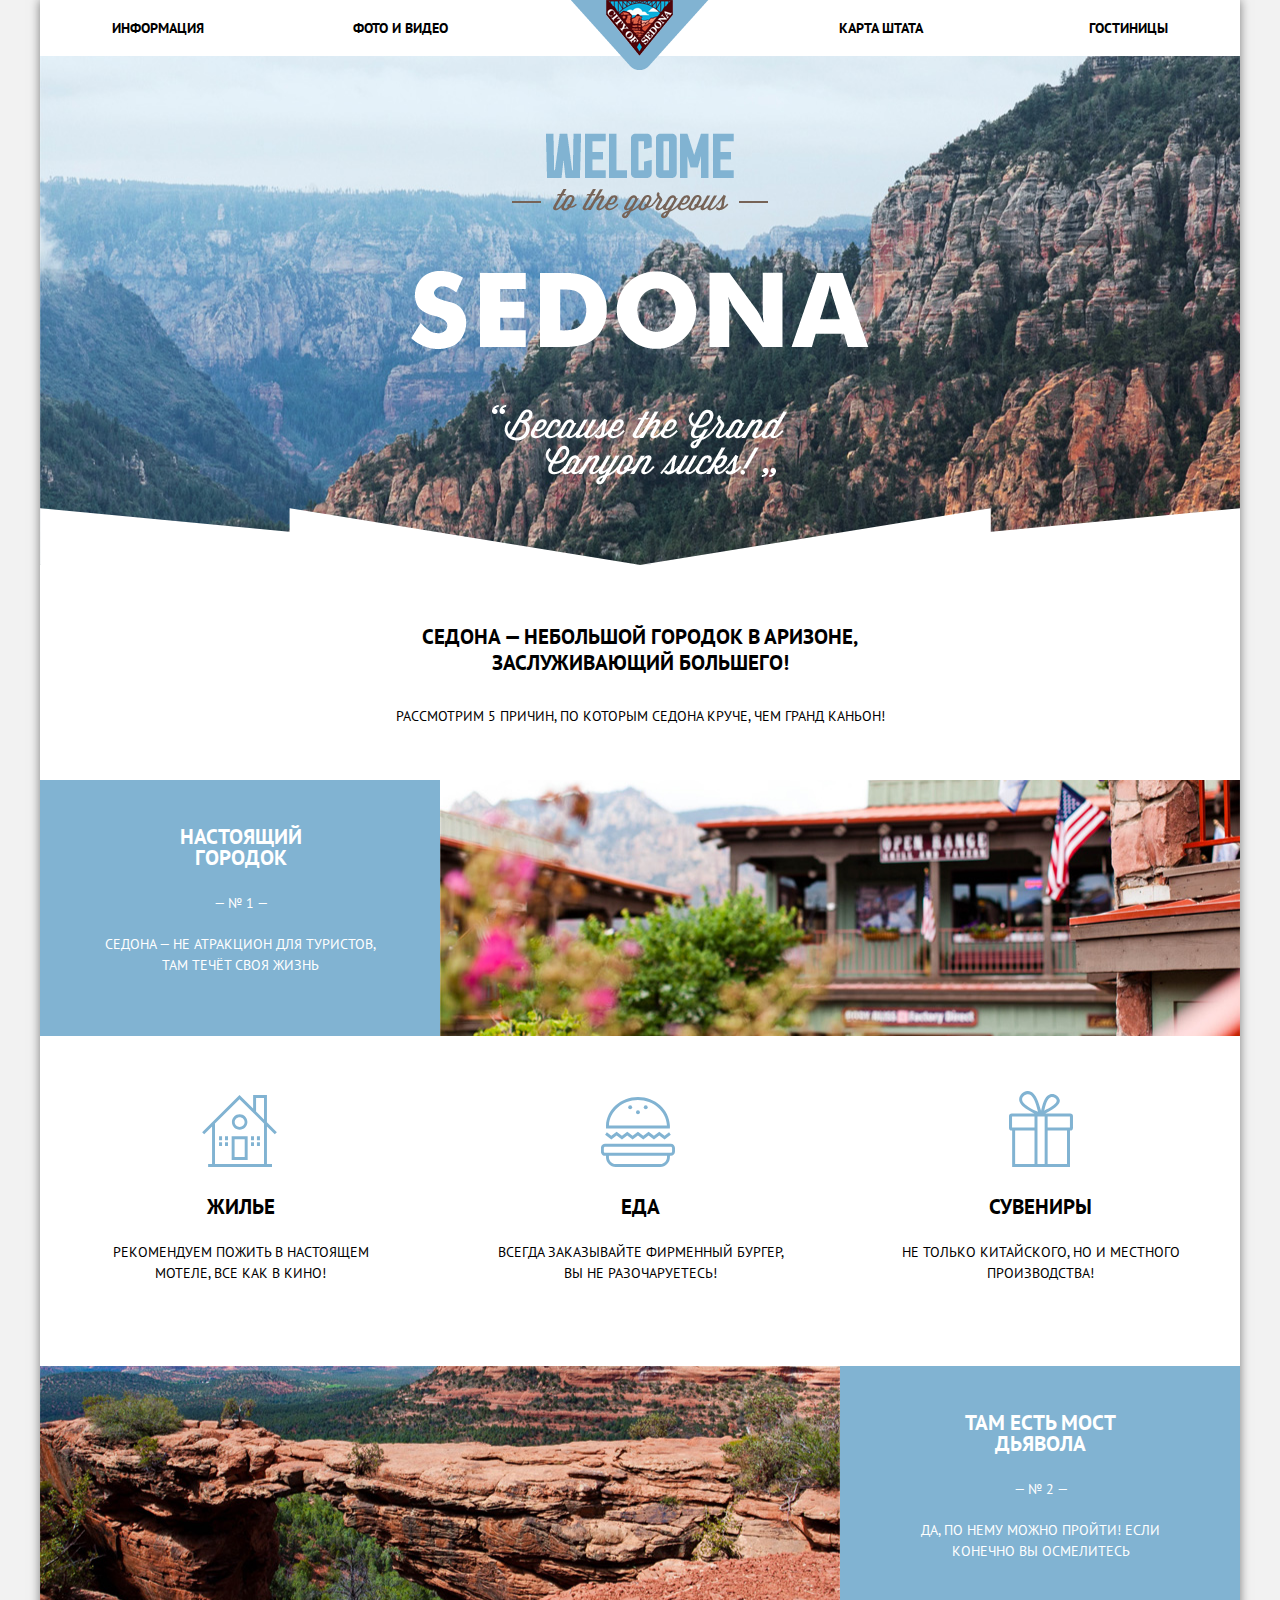
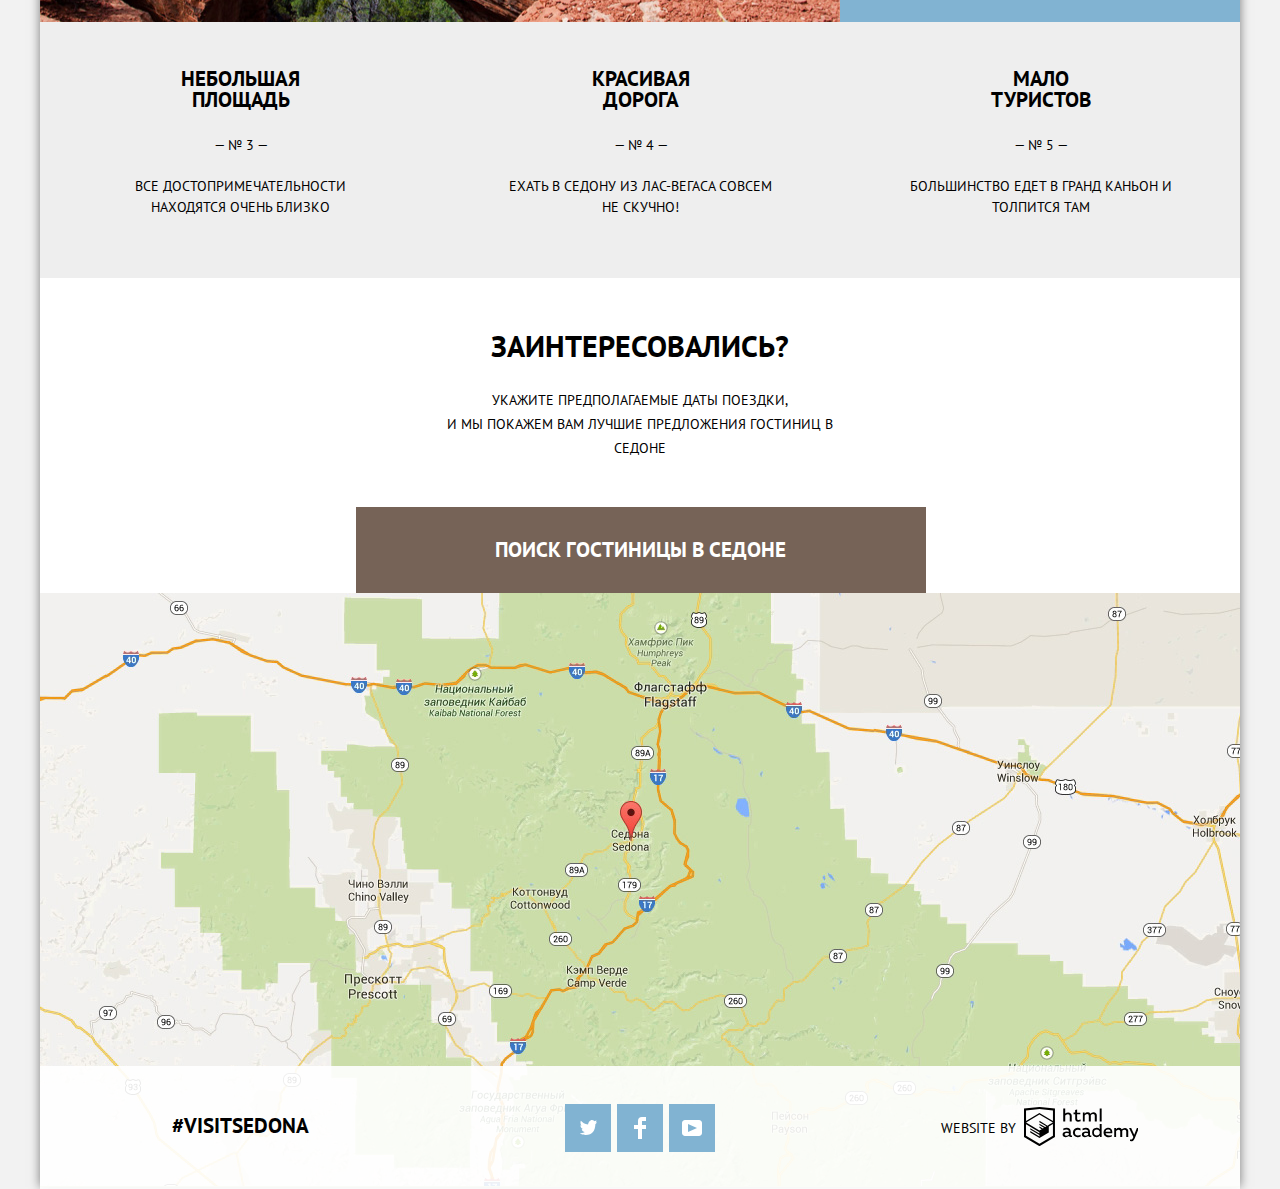
<file: index.html>
<!DOCTYPE html>
<html lang="ru">

<head>
    <meta charset="utf-8">
    <title>Sedona</title>
    <link rel="stylesheet" href="css/normalize.css">
    <link rel="stylesheet" href="css/min.style.css">
</head>

<body class="no-js">
    <div class="container">
        <!--ХЕДЕР-->
        <header class="header">
            <nav class="nav">
                <a class="header-logo">
                    <img src="img/logo.png" width="138" height="70" alt="Логотип">
                </a>

                <ul class="site-nav">
                    <li class="site-link"><a href="#">Информация</a></li>
                    <li class="site-link"><a href="#">Фото и видео</a></li>
                    <li class="site-link"><a href="#">Карта штата</a></li>
                    <li class="site-link"><a href="catalog.html">Гостиницы</a></li>
                </ul>
            </nav>
        </header>

        <!--ГЛАВНЫЙ БЛОК-->
        <main>
            <section class="presentation">
                <h1 class="visually-hidden">Добро пожаловать в Седону</h1>
                <div class="presentaion-img"></div>
            </section>

            <section class="reasons-header">
                <h3 class="header3-town">Седона &mdash; небольшой городок в Аризоне, заслуживающий большего!</h3>
                <p class="reasons-5">Рассмотрим 5 причин, по которым Седона круче, чем гранд каньон!</p>
                <div class="reasons-header-mask"></div>
            </section>

            <section class="reasons">
                <div class="reason-item">
                    <h3 class="header3">Настоящий городок</h3>
                    <p>&mdash; № 1 &mdash;</p>
                    <p class="reasons-item-p">Седона &mdash; не атракцион для туристов,<br>там течёт своя жизнь</p>
                </div>
                <div class="reason-img town"></div>
            </section>

            <section class="benefits">
                <div class="reason-item">
                    <h3 class="header3 header3-lodging">Жилье</h3>
                    <p class="reasons-item-p">Рекомендуем пожить в настоящем мотеле, все как в кино!</p>
                </div>
                <div class="reason-item">
                    <h3 class="header3 header3-food">Еда</h3>
                    <p class="reasons-item-p">Всегда заказывайте фирменный бургер, вы не разочаруетесь!</p>
                </div>
                <div class="reason-item">
                    <h3 class="header3 header3-souvenirs">Сувениры</h3>
                    <p class="reasons-item-p">Не только китайского, но и местного производства!</p>
                </div>
            </section>

            <section class="reasons">
                <div class="reason-img bridge"></div>
                <div class="reason-item">
                    <h3 class="header3">Там есть Мост дьявола</h3>
                    <p>&mdash; № 2 &mdash;</p>
                    <p class="reasons-item-p">Да, по нему можно пройти! Если конечно вы осмелитесь</p>
                </div>
            </section>

            <section class="other-reasons">
                <div class="reason-item">
                    <h3 class="header3">Небольшая площадь</h3>
                    <p>&mdash; № 3 &mdash;</p>
                    <p class="reasons-item-p">Все достопримечательности<br>находятся очень близко</p>
                </div>
                <div class="reason-item">
                    <h3 class="header3">Красивая дорога</h3>
                    <p>&mdash; № 4 &mdash;</p>
                    <p class="reasons-item-p">Ехать в Седону из Лас-Вегаса совсем<br>не скучно!</p>
                </div>
                <div class="reason-item">
                    <h3 class="header3">Мало туристов</h3>
                    <p>&mdash; № 5 &mdash;</p>
                    <p class="reasons-item-p">Большинство едет в Гранд Каньон и толпится там</p>
                </div>
            </section>

            <section class="interested-in">
                <h2>Заинтересовались?</h2>
                <p class="interested-in-title">Укажите предполагаемые даты поездки,<br> и мы покажем вам лучшие предложения гостиниц в Седоне</p>
                <div class="button-style">
                        <a href="#" class="button interested-in-button">Поиск гостиницы в Седоне</a>
                    <div class="modal">
                        <form class="interested-in-form" action="https://echo.htmlacademy.ru" method="post">
                            <p class="interested-in-item interested-in-arrival">
                                <label for="date-arrival">Дата заезда:</label>
                                <input type="text" name="date" id="date-arrival" placeholder="24 апреля 2017">
                                <span class="calendar-conteiner">
                                    <button type="button" class="calendar" aria-label="Календарь">
                                    <svg xmlns="http://www.w3.org/2000/svg" width="21" height="22" viewBox="0 0 21 22"><path d="M19.251 2.025h-2.845V.648c0-.381-.294-.689-.656-.689-.363 0-.656.308-.656.689v1.377h-3.938V.648c0-.381-.294-.689-.655-.689-.363 0-.657.308-.657.689v1.377H5.906V.648c0-.381-.294-.689-.656-.689-.363 0-.657.308-.657.689v1.377H1.75C.784 2.025 0 2.847 0 3.862v16.302C0 21.179.784 22 1.75 22h17.501c.966 0 1.749-.821 1.749-1.836V3.862c0-1.015-.783-1.837-1.749-1.837zm.437 18.139a.448.448 0 0 1-.437.459H1.75a.45.45 0 0 1-.438-.459V3.862a.45.45 0 0 1 .438-.459h2.844v1.378c0 .381.294.689.657.689.362 0 .656-.308.656-.689V3.403h3.938v1.378c0 .381.294.689.657.689.361 0 .655-.308.655-.689V3.403h3.938v1.378c0 .381.293.689.656.689.362 0 .656-.308.656-.689V3.403h2.845c.241 0 .437.206.437.459v16.302z"/><path d="M4.594 8.225h2.625v2.066H4.594zM4.594 11.668h2.625v2.067H4.594zM4.594 15.112h2.625v2.066H4.594zM9.188 15.112h2.625v2.066H9.188zM9.188 11.668h2.625v2.067H9.188zM9.188 8.225h2.625v2.066H9.188zM13.781 15.112h2.625v2.066h-2.625zM13.781 11.668h2.625v2.067h-2.625zM13.781 8.225h2.625v2.066h-2.625z"/></svg>
                                    </button>
                                </span>
                            </p>
                            <p class="interested-in-item interested-in-leaving">
                                <label for="date-leaving">Дата выезда:</label>
                                <input type="text" name="date" id="date-leaving" placeholder="4 июля 2017">
                                <span class="calendar-conteiner">
                                    <button type="button" class="calendar" aria-label="Календарь">
                                    <svg xmlns="http://www.w3.org/2000/svg" width="21" height="22" viewBox="0 0 21 22"><path d="M19.251 2.025h-2.845V.648c0-.381-.294-.689-.656-.689-.363 0-.656.308-.656.689v1.377h-3.938V.648c0-.381-.294-.689-.655-.689-.363 0-.657.308-.657.689v1.377H5.906V.648c0-.381-.294-.689-.656-.689-.363 0-.657.308-.657.689v1.377H1.75C.784 2.025 0 2.847 0 3.862v16.302C0 21.179.784 22 1.75 22h17.501c.966 0 1.749-.821 1.749-1.836V3.862c0-1.015-.783-1.837-1.749-1.837zm.437 18.139a.448.448 0 0 1-.437.459H1.75a.45.45 0 0 1-.438-.459V3.862a.45.45 0 0 1 .438-.459h2.844v1.378c0 .381.294.689.657.689.362 0 .656-.308.656-.689V3.403h3.938v1.378c0 .381.294.689.657.689.361 0 .655-.308.655-.689V3.403h3.938v1.378c0 .381.293.689.656.689.362 0 .656-.308.656-.689V3.403h2.845c.241 0 .437.206.437.459v16.302z"/><path d="M4.594 8.225h2.625v2.066H4.594zM4.594 11.668h2.625v2.067H4.594zM4.594 15.112h2.625v2.066H4.594zM9.188 15.112h2.625v2.066H9.188zM9.188 11.668h2.625v2.067H9.188zM9.188 8.225h2.625v2.066H9.188zM13.781 15.112h2.625v2.066h-2.625zM13.781 11.668h2.625v2.067h-2.625zM13.781 8.225h2.625v2.066h-2.625z"/></svg>
                                    </button>
                                </span>
                            </p>
                            <p class="interested-in-item interested-in-persons">
                                <label for="adults">Взрослые:</label>
                                <span class="button-span">
                                    <button class="button button-simbol" type="button">-</button>
                                    <input type="text" name="adults-amount" id="adults" value="2">
                                    <button class="button button-simbol" type="button">+</button>
                                </span>

                                <label class="label-for-children" for="children">Дети:</label>
                                <span class="button-span">
                                    <button class="button button-simbol" type="button">-</button>
                                    <input type="text" name="children-amount" id="children" value="0">
                                    <button class="button button-simbol" type="button">+</button>
                                </span>
                            </p>
                            <button class="button button-find" type="submit">Найти</button>
                        </form>
                    </div>
                </div>
            </section>

            <section class="map">
                <h2 class="visually-hidden">Карта</h2>
                <div class="map-img"></div>
                <iframe src="https://www.google.com/maps/embed?pb=!1m18!1m12!1m3!1d835884.9674587118!2d-112.03889833317731!3d35.0773436361812!2m3!1f0!2f0!3f0!3m2!1i1024!2i768!4f13.1!3m3!1m2!1s0x872da132f942b00d%3A0x5548c523fa6c8efd!2z0KHQtdC00L7QvdCwLCDQkNGA0LjQt9C-0L3QsCA4NjMzNiwg0KHQqNCQ!5e0!3m2!1sru!2sru!4v1522519061244" width="1200" height="588" allowfullscreen></iframe>
            </section>
        </main>

        <!--ФУТЕР-->
        <footer class="main-footer">
            <div class="footer-container">
                <p class="hashtag">#Visitsedona</p>
                <ul class="social">
                    <li>
                        <a class="social-button" href="#" target="_blank" aria-label="Twitter">
                            <svg xmlns="http://www.w3.org/2000/svg" xmlns:xlink="http://www.w3.org/1999/xlink" width="17" height="15" viewBox="0 0 17 15"><path fill="#FFF" d="M10.95.144c1.685-.496 2.984.27 3.577 1.179.673-.231 1.331-.481 2.011-.708a2.345 2.345 0 0 1-.857 1.768c.685.17 1.304-.491 1.304-.491-.169 1-1.006 1.788-1.563 2.024-.231 6.75-3.175 11.217-10.077 11.082h-.446c-.41 0-4.164-.46-4.898-1.887 2.271.196 3.893-.422 4.693-1.177-.96-.3-2.679-.477-2.979-2.95.349.106.564.228 1.19.119C1.705 8.247.374 7.53.448 5.33c.285.328 1.067.536 1.34.472C1.085 5.561-.182 2.442.894.85c1.818 1.854 3.735 3.606 7.152 3.773C8.254 2.33 9.183.793 10.95.144z"/></svg>
                        </a>
                    </li>
                    <li>
                        <a class="social-button" href="#" target="_blank" aria-label="Facebook">
                            <svg xmlns="http://www.w3.org/2000/svg" width="12" height="22" viewBox="0 0 12 22"><path fill="#FFF" d="M12 4V0H8a4 4 0 0 0-4 4v4H0v4h4v10h4V12h4V8H8V4h4z"/></svg>
                        </a>
                    </li>
                    <li>
                        <a class="social-button" href="#" target="_blank" aria-label="YouTube">
                            <svg xmlns="http://www.w3.org/2000/svg" xmlns:xlink="http://www.w3.org/1999/xlink" width="20" height="16" viewBox="0 0 20 16"><path fill="#FFF" d="M17 0H3C1.35 0 0 1.35 0 3v10c0 1.65 1.35 3 3 3h14c1.65 0 3-1.35 3-3V3c0-1.65-1.35-3-3-3zM6.027 11.998V4.002L15.014 8l-8.987 3.998z"/></svg>
                        </a>
                    </li>
                </ul>
                <p class="copyright"><span>Website by</span>
                    <a class="html-academy-logo" href="https://htmlacademy.ru/intensive/htmlcss" target="_blank" aria-label="Логотип Академии">
                        <svg id="Layer_1" data-name="Layer 1" xmlns="http://www.w3.org/2000/svg" viewBox="0 0 108.08 36.85"><title>logo-htmlacademy-small1</title><path d="M44.61,26.88a2,2,0,0,0,.55-0.1v1.33a3.25,3.25,0,0,1-1.18.21,1.67,1.67,0,0,1-1.67-1,4.84,4.84,0,0,1-3.14,1.08c-1.51,0-2.91-.83-2.91-2.55,0-2.13,2-2.79,3.71-2.79a11.08,11.08,0,0,1,2.17.25v-0.3c0-1-.76-1.77-2.19-1.77a7.42,7.42,0,0,0-3,.64v-1.7a10.21,10.21,0,0,1,3.19-.55c2.36,0,3.81,1.12,3.81,3.65v3a0.54,0.54,0,0,0,.49.59h0.17Zm-6.44-1.13A1.35,1.35,0,0,0,39.63,27h0.11a3.39,3.39,0,0,0,2.41-1V24.58a9.72,9.72,0,0,0-1.81-.21c-1,0-2.16.33-2.16,1.38h0Zm12.36-6.11a5,5,0,0,1,2.57.64V22a4.08,4.08,0,0,0-2.3-.7,2.75,2.75,0,1,0,0,5.49,5,5,0,0,0,2.43-.64v1.71a6.27,6.27,0,0,1-2.76.57A4.21,4.21,0,0,1,46,24.51q0-.21,0-0.41a4.32,4.32,0,0,1,4.18-4.46h0.38Zm12.17,7.24a2,2,0,0,0,.55-0.1v1.33a3.25,3.25,0,0,1-1.18.21,1.67,1.67,0,0,1-1.67-1,4.84,4.84,0,0,1-3.14,1.08c-1.51,0-2.91-.83-2.91-2.55,0-2.13,2-2.79,3.71-2.79a11.08,11.08,0,0,1,2.17.25v-0.3c0-1-.76-1.77-2.19-1.77a7.42,7.42,0,0,0-3,.64v-1.7a10.21,10.21,0,0,1,3.19-.55c2.36,0,3.81,1.12,3.81,3.65v3a0.54,0.54,0,0,0,.49.59h0.17Zm-6.44-1.13A1.35,1.35,0,0,0,57.73,27h0.11a3.39,3.39,0,0,0,2.41-1V24.58a9.72,9.72,0,0,0-1.81-.21c-1.06,0-2.16.33-2.16,1.38h0ZM73,16V28.2H71.35V26.88a3.88,3.88,0,0,1-3.19,1.54,4.4,4.4,0,0,1,0-8.78,3.81,3.81,0,0,1,3,1.3V16H73Zm-4.53,5.22a2.76,2.76,0,1,0,0,5.52A2.86,2.86,0,0,0,71.15,25V23A2.91,2.91,0,0,0,68.49,21.27ZM79,19.64c3.31,0,4.46,2.68,3.92,5.09H76.7c0.21,1.5,1.67,2.11,3.19,2.11a6.11,6.11,0,0,0,2.64-.59v1.6a7.14,7.14,0,0,1-3,.57C77,28.42,74.78,27,74.78,24a4.18,4.18,0,0,1,4-4.39H79Zm0.09,1.54a2.28,2.28,0,0,0-2.44,2.1v0.06H81.3A2,2,0,0,0,79.13,21.18Zm5.73,7V19.87h1.65v1a3.81,3.81,0,0,1,2.78-1.27A2.86,2.86,0,0,1,91.89,21a4.12,4.12,0,0,1,2.91-1.33A3.06,3.06,0,0,1,98,23V28.2h-1.9V23.05a1.59,1.59,0,0,0-1.42-1.75H94.42a2.8,2.8,0,0,0-2.07,1.12V28.2h-1.9V23.05A1.59,1.59,0,0,0,89,21.31H88.8a3,3,0,0,0-2.21,1.29v5.63H84.86Zm21.31-8.33h1.9l-3.91,9.46c-0.9,2.17-2.09,2.86-3.35,2.86a4.76,4.76,0,0,1-1.1-.14V30.46a2.86,2.86,0,0,0,.85.12c0.9,0,1.58-.64,2.07-1.9l0.17-.42-4-8.4h2l2.86,6.29ZM38.73,1.46V6.22a3.81,3.81,0,0,1,2.7-1.14,3.25,3.25,0,0,1,3.44,3.4v5.15H43V8.72a1.81,1.81,0,0,0-1.61-2h-0.3a2.93,2.93,0,0,0-2.32,1.39v5.52h-1.9V1.46h1.9ZM49.94,2.31v3h3V6.91h-3v3.81c0,1.1.5,1.46,1.58,1.46a4.49,4.49,0,0,0,1.69-.33v1.6A6.8,6.8,0,0,1,51,13.8a2.55,2.55,0,0,1-2.86-2.74V6.89H46.58V5.26h1.5V2.74Zm5.4,11.31V5.28H57v1A3.81,3.81,0,0,1,59.77,5a2.86,2.86,0,0,1,2.6,1.33A4.12,4.12,0,0,1,65.28,5,3.06,3.06,0,0,1,68.44,8.4v5.21h-1.9V8.46a1.59,1.59,0,0,0-1.42-1.75H64.89a2.8,2.8,0,0,0-2.07,1.12v5.78h-1.9V8.46A1.59,1.59,0,0,0,59.5,6.71H59.27A3,3,0,0,0,57.06,8v5.63H55.34ZM71.17,1.45H73V13.6H71.17V1.45ZM14.71,0H14.55L0,1.54V28.21l14.55,8.66,14.55-8.66V1.54Zm12.5,27.1L14.55,34.64,1.9,27.12V16.18l12.59,7.5V25L5.86,19.9v1.31l8.68,5.21v1.39L5.87,22.65V24l8.68,5.21,8.75-5.24V18.31L27.2,16V27.12Zm0-12.53-3.48,2-1.6,1L14.51,13v1.31L21,18.23H21l-0.14.09-1,.54-5.37-3.2V17l4.24,2.52-1,.67-3.2-1.9v1.31l2.1,1.24L14.5,22.1,2,14.65,14.51,7.11Zm0-1.32L14.49,5.76,1.91,13.25v-10L14.56,1.92,27.21,3.25v10h0Z" transform="translate(0 -0.02)" fill="currentColor"/></svg>
                    </a>
                </p>
            </div>
        </footer>
    </div>
<script src="js/min.js.js"></script>
</body>

</html>
</file>
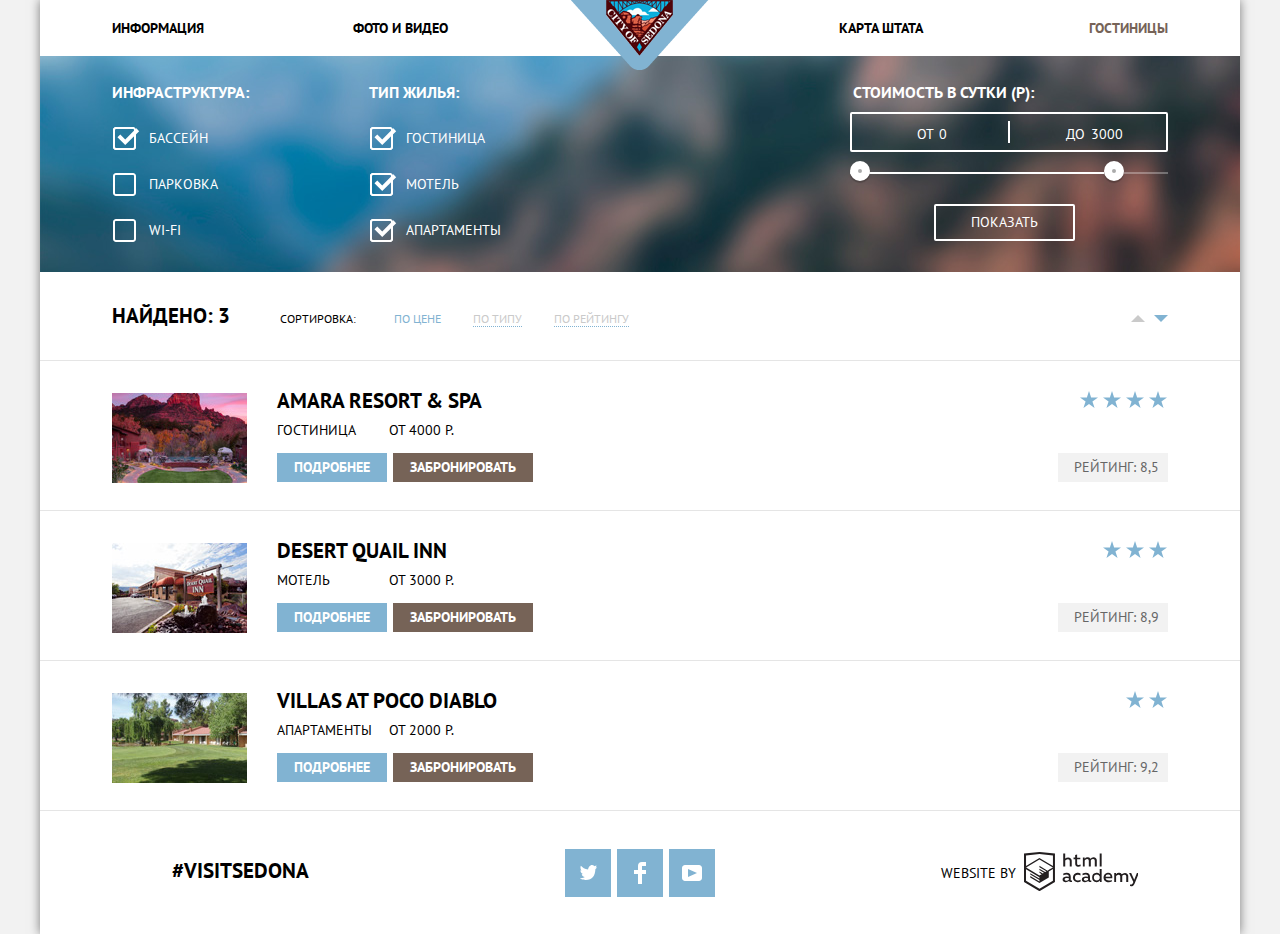
<file: catalog.html>
<!DOCTYPE html>
<html lang="ru">

<head>
    <meta charset="utf-8">
    <title>Sedona-catalog</title>
    <link rel="stylesheet" href="css/normalize.css">
    <link rel="stylesheet" href="css/min.style.css">
</head>

<body>
    <div class="container">
        <!--ХЕДЕР-->
        <header class="header">
            <nav class="nav">
                <a class="header-logo" href="index.html">
                    <img src="img/logo.png" width="138" height="70" alt="Логотип">
                </a>

                <ul class="site-nav">
                    <li class="site-link"><a href="#">Информация</a></li>
                    <li class="site-link"><a href="#">Фото и видео</a></li>
                    <li class="site-link"><a href="#">Карта штата</a></li>
                    <li class="site-link current"><a href="catalog.html">Гостиницы</a></li>
                </ul>
            </nav>
        </header>

        <!--ГЛАВНЫЙ БЛОК-->
        <main>
            <h1 class="visually-hidden">Гостиницы</h1>
            <section class="filters">
                <h2 class="visually-hidden">Фильтр гостиниц</h2>
                <form class="filters-form" action="https://echo.htmlacademy.ru" method="post">
                    <fieldset class="filters-form-fieldset">
                        <legend>Инфраструктура:</legend>
                        <ul>
                            <li class="filters-option">
                                <input class="visually-hidden filters-input-checkbox" type="checkbox" name="pool" id="filters-pool" checked>
                                <label for="filters-pool">Бассейн</label>
                            </li>
                            <li class="filters-option">
                                <input class="visually-hidden filters-input-checkbox" type="checkbox" name="parking" id="filters-parking">
                                <label for="filters-parking">Парковка</label>
                            </li>
                            <li class="filters-option">
                                <input class="visually-hidden filters-input-checkbox" type="checkbox" name="net" id="filters-net">
                                <label for="filters-net">Wi-Fi</label>
                            </li>
                        </ul>
                    </fieldset>

                    <fieldset class="filters-form-fieldset">
                        <legend>Тип жилья:</legend>
                        <ul>
                            <li class="filters-option">
                                <input class="visually-hidden filters-input-checkbox" type="checkbox" name="hotel" id="filters-hotel" checked>
                                <label for="filters-hotel"> Гостиница</label>
                            </li>
                            <li class="filters-option">
                                <input class="visually-hidden filters-input-checkbox" type="checkbox" name="motel" id="filters-motel" checked>
                                <label for="filters-motel"> Мотель</label>
                            </li>
                            <li class="filters-option">
                                <input class="visually-hidden filters-input-checkbox" type="checkbox" name="apartments" id="filters-apartments" checked>
                                <label for="filters-apartments"> Апартаменты</label>
                            </li>
                        </ul>
                    </fieldset>

                    <div class="filters-range">
                        <div class="filters-range-title">Стоимость в сутки (р):</div>
                        <div class="price-controls">
                            <label class="min-price">от <input type="text" name="min-price" value="0"></label>
                            <label class="max-price">до <input type="text" name="max-price" value="3000"></label>
                        </div>
                        <div class="range-controls">
                            <div class="scale">
                                <div class="bar"></div>
                            </div>
                            <div class="range-toggle range-toggle-min"></div>
                            <div class="range-toggle range-toggle-max"></div>
                        </div>
                        <button class="btn-transparent" type="submit">Показать</button>
                    </div>
                </form>
            </section>

            <section class="result">
                <h2 class="result-counter">Найдено: 3</h2>
                <p class="result-name">Сортировка:</p>
                <ul class="result-links">
                    <li class="result-links-current"><a href="#">По цене</a></li>
                    <li><a href="#">По типу</a></li>
                    <li><a href="#">По рейтингу</a></li>
                </ul>
                <div class="rows">
                    <a class="result-row row-up" href="#" aria-label="Цена по возрастанию"></a>
                    <a class="result-row row-down row-down-current" href="#" aria-label="Цена по убыванию"></a>
                </div>
            </section>

            <section class="result-view">
                <ul class="result-view-list">
                    <li class="result-view-item">
                        <div class="result-img amara">
                        </div>
                        <div class="result-hotel">
                            <h3 class="header3-catalog">
                                <a href="#" target="_blank">Amara resort & spa</a>
                            </h3>
                            <p class="result-view-p">Гостиница <span class="result-price">от 4000&nbsp;р.</span></p>
                            <p class="result-view-buttons">
                                <a class="button button-about" href="#">Подробнее</a>
                                <a class="button button-book" href="#">Забронировать</a>
                            </p>
                        </div>
                        <div class="stars">
                            <ul class="result-stars">
                                <li class="visually-hidden">4 звезды</li>
                                <li class="result-stars-item"></li>
                                <li class="result-stars-item"></li>
                                <li class="result-stars-item"></li>
                                <li class="result-stars-item"></li>
                            </ul>
                            <p class="result-rating">Рейтинг:&nbsp;8,5</p>
                        </div>
                    </li>

                    <li class="result-view-item">
                        <div class="result-img desert">
                        </div>

                        <div class="result-hotel">
                            <h3 class="header3-catalog">
                                <a href="#" target="_blank">Desert quail inn</a>
                            </h3>
                            <p class="result-view-p">Мотель <span class="result-price">от 3000&nbsp;р.</span></p>
                            <p class="result-view-buttons">
                                <a class="button button-about" href="#">Подробнее</a>
                                <a class="button button-book" href="#">Забронировать</a>
                            </p>
                        </div>

                        <div class="stars">
                            <ul class="result-stars">
                                <li class="visually-hidden">3 звезды</li>
                                <li class="result-stars-item"></li>
                                <li class="result-stars-item"></li>
                                <li class="result-stars-item"></li>
                            </ul>
                            <p class="result-rating">Рейтинг:&nbsp;8,9</p>
                        </div>
                    </li>

                    <li class="result-view-item">
                        <div class="result-img villas">
                        </div>

                        <div class="result-hotel">
                            <h3 class="header3-catalog">
                                <a href="#" target="_blank">Villas at Poco Diablo</a>
                            </h3>
                            <p class="result-view-p">Апартаменты <span class="result-price">от 2000&nbsp;р.</span></p>
                            <p class="result-view-buttons">
                                <a class="button button-about" href="#">Подробнее</a>
                                <a class="button button-book" href="#">Забронировать</a>
                            </p>
                        </div>

                        <div class="stars">
                            <ul class="result-stars">
                                <li class="visually-hidden">2 звезды</li>
                                <li class="result-stars-item"></li>
                                <li class="result-stars-item"></li>
                            </ul>
                            <p class="result-rating">Рейтинг:&nbsp;9,2</p>
                        </div>
                    </li>
                </ul>
            </section>
        </main>

        <!--ФУТЕР-->
        <footer class="footer">
            <div class="footer-container">
                <p class="hashtag">#Visitsedona</p>
                <ul class="social">
                    <li>
                        <a class="social-button" href="#" target="_blank" aria-label="Twitter">
                            <svg xmlns="http://www.w3.org/2000/svg" xmlns:xlink="http://www.w3.org/1999/xlink" width="17" height="15" viewBox="0 0 17 15"><path fill="#FFF" d="M10.95.144c1.685-.496 2.984.27 3.577 1.179.673-.231 1.331-.481 2.011-.708a2.345 2.345 0 0 1-.857 1.768c.685.17 1.304-.491 1.304-.491-.169 1-1.006 1.788-1.563 2.024-.231 6.75-3.175 11.217-10.077 11.082h-.446c-.41 0-4.164-.46-4.898-1.887 2.271.196 3.893-.422 4.693-1.177-.96-.3-2.679-.477-2.979-2.95.349.106.564.228 1.19.119C1.705 8.247.374 7.53.448 5.33c.285.328 1.067.536 1.34.472C1.085 5.561-.182 2.442.894.85c1.818 1.854 3.735 3.606 7.152 3.773C8.254 2.33 9.183.793 10.95.144z"/></svg>
                        </a>
                    </li>
                    <li>
                        <a class="social-button" href="#" target="_blank" aria-label="Facebook">
                            <svg xmlns="http://www.w3.org/2000/svg" width="12" height="22" viewBox="0 0 12 22"><path fill="#FFF" d="M12 4V0H8a4 4 0 0 0-4 4v4H0v4h4v10h4V12h4V8H8V4h4z"/></svg>
                        </a>
                    </li>
                    <li>
                        <a class="social-button" href="#" target="_blank" aria-label="YouTube">
                            <svg xmlns="http://www.w3.org/2000/svg" xmlns:xlink="http://www.w3.org/1999/xlink" width="20" height="16" viewBox="0 0 20 16"><path fill="#FFF" d="M17 0H3C1.35 0 0 1.35 0 3v10c0 1.65 1.35 3 3 3h14c1.65 0 3-1.35 3-3V3c0-1.65-1.35-3-3-3zM6.027 11.998V4.002L15.014 8l-8.987 3.998z"/></svg>
                        </a>
                    </li>
                </ul>
                <p class="copyright"><span>Website by</span>
                    <a class="html-academy-logo" href="https://htmlacademy.ru/intensive/htmlcss" target="_blank" aria-label="Логотип Академии">
                        <svg id="Layer_1" data-name="Layer 1" xmlns="http://www.w3.org/2000/svg" viewBox="0 0 108.08 36.85"><title>logo-htmlacademy-small1</title><path d="M44.61,26.88a2,2,0,0,0,.55-0.1v1.33a3.25,3.25,0,0,1-1.18.21,1.67,1.67,0,0,1-1.67-1,4.84,4.84,0,0,1-3.14,1.08c-1.51,0-2.91-.83-2.91-2.55,0-2.13,2-2.79,3.71-2.79a11.08,11.08,0,0,1,2.17.25v-0.3c0-1-.76-1.77-2.19-1.77a7.42,7.42,0,0,0-3,.64v-1.7a10.21,10.21,0,0,1,3.19-.55c2.36,0,3.81,1.12,3.81,3.65v3a0.54,0.54,0,0,0,.49.59h0.17Zm-6.44-1.13A1.35,1.35,0,0,0,39.63,27h0.11a3.39,3.39,0,0,0,2.41-1V24.58a9.72,9.72,0,0,0-1.81-.21c-1,0-2.16.33-2.16,1.38h0Zm12.36-6.11a5,5,0,0,1,2.57.64V22a4.08,4.08,0,0,0-2.3-.7,2.75,2.75,0,1,0,0,5.49,5,5,0,0,0,2.43-.64v1.71a6.27,6.27,0,0,1-2.76.57A4.21,4.21,0,0,1,46,24.51q0-.21,0-0.41a4.32,4.32,0,0,1,4.18-4.46h0.38Zm12.17,7.24a2,2,0,0,0,.55-0.1v1.33a3.25,3.25,0,0,1-1.18.21,1.67,1.67,0,0,1-1.67-1,4.84,4.84,0,0,1-3.14,1.08c-1.51,0-2.91-.83-2.91-2.55,0-2.13,2-2.79,3.71-2.79a11.08,11.08,0,0,1,2.17.25v-0.3c0-1-.76-1.77-2.19-1.77a7.42,7.42,0,0,0-3,.64v-1.7a10.21,10.21,0,0,1,3.19-.55c2.36,0,3.81,1.12,3.81,3.65v3a0.54,0.54,0,0,0,.49.59h0.17Zm-6.44-1.13A1.35,1.35,0,0,0,57.73,27h0.11a3.39,3.39,0,0,0,2.41-1V24.58a9.72,9.72,0,0,0-1.81-.21c-1.06,0-2.16.33-2.16,1.38h0ZM73,16V28.2H71.35V26.88a3.88,3.88,0,0,1-3.19,1.54,4.4,4.4,0,0,1,0-8.78,3.81,3.81,0,0,1,3,1.3V16H73Zm-4.53,5.22a2.76,2.76,0,1,0,0,5.52A2.86,2.86,0,0,0,71.15,25V23A2.91,2.91,0,0,0,68.49,21.27ZM79,19.64c3.31,0,4.46,2.68,3.92,5.09H76.7c0.21,1.5,1.67,2.11,3.19,2.11a6.11,6.11,0,0,0,2.64-.59v1.6a7.14,7.14,0,0,1-3,.57C77,28.42,74.78,27,74.78,24a4.18,4.18,0,0,1,4-4.39H79Zm0.09,1.54a2.28,2.28,0,0,0-2.44,2.1v0.06H81.3A2,2,0,0,0,79.13,21.18Zm5.73,7V19.87h1.65v1a3.81,3.81,0,0,1,2.78-1.27A2.86,2.86,0,0,1,91.89,21a4.12,4.12,0,0,1,2.91-1.33A3.06,3.06,0,0,1,98,23V28.2h-1.9V23.05a1.59,1.59,0,0,0-1.42-1.75H94.42a2.8,2.8,0,0,0-2.07,1.12V28.2h-1.9V23.05A1.59,1.59,0,0,0,89,21.31H88.8a3,3,0,0,0-2.21,1.29v5.63H84.86Zm21.31-8.33h1.9l-3.91,9.46c-0.9,2.17-2.09,2.86-3.35,2.86a4.76,4.76,0,0,1-1.1-.14V30.46a2.86,2.86,0,0,0,.85.12c0.9,0,1.58-.64,2.07-1.9l0.17-.42-4-8.4h2l2.86,6.29ZM38.73,1.46V6.22a3.81,3.81,0,0,1,2.7-1.14,3.25,3.25,0,0,1,3.44,3.4v5.15H43V8.72a1.81,1.81,0,0,0-1.61-2h-0.3a2.93,2.93,0,0,0-2.32,1.39v5.52h-1.9V1.46h1.9ZM49.94,2.31v3h3V6.91h-3v3.81c0,1.1.5,1.46,1.58,1.46a4.49,4.49,0,0,0,1.69-.33v1.6A6.8,6.8,0,0,1,51,13.8a2.55,2.55,0,0,1-2.86-2.74V6.89H46.58V5.26h1.5V2.74Zm5.4,11.31V5.28H57v1A3.81,3.81,0,0,1,59.77,5a2.86,2.86,0,0,1,2.6,1.33A4.12,4.12,0,0,1,65.28,5,3.06,3.06,0,0,1,68.44,8.4v5.21h-1.9V8.46a1.59,1.59,0,0,0-1.42-1.75H64.89a2.8,2.8,0,0,0-2.07,1.12v5.78h-1.9V8.46A1.59,1.59,0,0,0,59.5,6.71H59.27A3,3,0,0,0,57.06,8v5.63H55.34ZM71.17,1.45H73V13.6H71.17V1.45ZM14.71,0H14.55L0,1.54V28.21l14.55,8.66,14.55-8.66V1.54Zm12.5,27.1L14.55,34.64,1.9,27.12V16.18l12.59,7.5V25L5.86,19.9v1.31l8.68,5.21v1.39L5.87,22.65V24l8.68,5.21,8.75-5.24V18.31L27.2,16V27.12Zm0-12.53-3.48,2-1.6,1L14.51,13v1.31L21,18.23H21l-0.14.09-1,.54-5.37-3.2V17l4.24,2.52-1,.67-3.2-1.9v1.31l2.1,1.24L14.5,22.1,2,14.65,14.51,7.11Zm0-1.32L14.49,5.76,1.91,13.25v-10L14.56,1.92,27.21,3.25v10h0Z" transform="translate(0 -0.02)" fill="#231f20"/></svg>
                    </a>
                </p>
            </div>
        </footer>
    </div>
</body>

</html>
</file>
<file: css/min.style.css>
@keyframes slide-right{0%{transform:translateX(-150%)}50%{transform:translateX(8%)}65%{transform:translateX(-4%)}80%{transform:translateX(4%)}95%{transform:translateX(-2%)}to{transform:translateX(0%)}}@font-face{font-family:"PT Sans";font-style:normal;font-weight:400;src:url(../fonts/pt-sans-v9-latin_cyrillic-regular.woff2),url(../fonts/pt-sans-v9-latin_cyrillic-regular.woff)}@font-face{font-family:"PT Sans";font-style:normal;font-weight:700;src:url(../fonts/pt-sans-v9-latin_cyrillic-700.woff2),url(../fonts/pt-sans-v9-latin_cyrillic-700.woff)}.button,body{text-transform:uppercase}body{margin:0;padding:0;font-family:"PT Sans","Arial",sans-serif;background-color:#f2f2f2;font-size:14px;font-weight:400;line-height:21px;color:#000}a{text-decoration:none}img{max-width:100%;height:auto}.no-js{display:block}.button{display:inline-block;vertical-align:middle;font:inherit;font-size:21px;font-weight:700;line-height:26px;text-align:center;color:#fff;border:0}.visually-hidden:not(:focus):not(:active),input[type=checkbox].visually-hidden,input[type=radio].visually-hidden{position:absolute;width:1px;height:1px;margin:-1px;border:0;padding:0;white-space:nowrap;-webkit-clip-path:inset(100%);clip-path:inset(100%);clip:rect(0 0 0 0);overflow:hidden}.container{width:1200px;margin:0 auto;background-color:#fff;-webkit-box-shadow:0 0 10px rgba(0,0,0,.5);box-shadow:0 0 10px rgba(0,0,0,.5)}.nav{position:relative;font-size:14px;line-height:26px}.header-logo{position:absolute;left:50%;-webkit-transform:translateX(-50%);-ms-transform:translateX(-50%);transform:translateX(-50%);width:138px;height:70px}.site-nav{display:-webkit-box;display:-ms-flexbox;display:flex;-ms-flex-wrap:wrap;flex-wrap:wrap;margin:0;padding:15px 72px;list-style:none}.site-link{width:128px}.site-nav li.site-link:first-child,li.site-link:nth-child(2){text-align:left}.site-nav li.site-link:first-child{margin-right:113px}.site-nav li.site-link:nth-child(2){margin-right:314px}.site-nav li.site-link:last-child,li.site-link:nth-child(3){text-align:right}.site-nav li.site-link:last-child{margin-left:117px}.site-nav a{display:block;font-weight:700;color:#000}.site-nav a:focus,.site-nav a:hover{color:#81b3d2}.site-nav a:active{color:#cacaca}.presentation{min-height:432px;padding-top:77px;background-image:url(../img/background_photo.jpg);background-repeat:no-repeat;background-color:#b28175;background-position:0 21%}.presentaion-img{width:458px;height:352px;margin:auto;background-image:url(../img/sedona.png);background-repeat:no-repeat;background-position:0 0}.reasons-header{position:relative;padding-top:59px;padding-bottom:53px}.header3-town{font-size:21px;line-height:26px;text-align:center;width:445px;margin:0 auto;padding:0}.interested-in h2,.reasons-5{text-align:center;width:495px;margin:30px auto 0;padding:0}.reasons-header-mask{position:absolute;top:-57px;width:1200px;min-height:57px;background-image:url(../img/mask.png);background-repeat:no-repeat;background-position:0 0}.reasons{display:-webkit-box;display:-ms-flexbox;display:flex;color:#fff;background-color:#81b3d2}.reason-item{-webkit-box-sizing:border-box;box-sizing:border-box;width:400px;padding:46px 48px 60px 49px;text-align:center}.header3{width:151px;padding:0;margin:0 auto 25px;font-size:21px;line-height:21px}.benefits p,.other-reasons p,.reasons p{margin:0;padding:0}.benefits .reason-item{padding-top:57px;padding-bottom:82px}.reason-img{width:800px;min-height:256px;background-color:#b28175}.town{background-image:url(../img/town.jpg);background-repeat:no-repeat;background-color:#758775;background-position:0 54%}.benefits{position:relative;display:-webkit-box;display:-ms-flexbox;display:flex;-ms-flex-wrap:wrap;flex-wrap:wrap;-webkit-box-pack:start;-ms-flex-pack:start;justify-content:flex-start}.benefits .header3{padding-top:103px}.header3-lodging::before{top:59px;left:162px;width:75px;height:72px;background-image:url(../img/icon-1.svg)}.header3-food::before,.header3-lodging::before,.header3-souvenirs::before{content:"";position:absolute;background-repeat:no-repeat;background-position:0 0}.header3-food::before{left:561px;top:61px;width:74px;height:70px;background-image:url(../img/icon-3.svg)}.header3-souvenirs::before{top:55px;right:167px;width:64px;height:76px;background-image:url(../img/icon-2.svg)}.bridge{background-image:url(../img/bridge.jpg);background-repeat:no-repeat;background-color:#d78d6e;background-position:0 53%}.other-reasons{display:-webkit-box;display:-ms-flexbox;display:flex;-ms-flex-wrap:wrap;flex-wrap:wrap;-webkit-box-pack:start;-ms-flex-pack:start;justify-content:flex-start;background-color:#eee}.benefits .reasons-item-p,.other-reasons .reasons-item-p,.reasons .reasons-item-p{margin-top:20px}.interested-in{padding-top:50px}.interested-in h2{width:300px;margin:0 auto 24px;font-size:30px;line-height:36px}.interested-in-title{width:440px;margin:0 auto 47px;padding:0;line-height:24px;text-align:center}.button-style{position:relative;z-index:100;width:569px;margin:0 auto}.interested-in-button{width:510px;padding:30px;background-color:#766357}.interested-in-button:focus,.interested-in-button:hover{background-color:#604e43}.interested-in-button:active{color:rgba(255,255,255,.3);background-color:#503e33}.no-js .modal{display:block}.modal{display:none}.modal-show{display:block;animation:slide-right 1s}.interested-in-form{position:absolute;display:-webkit-box;display:-ms-flexbox;display:flex;-ms-flex-wrap:wrap;flex-wrap:wrap;padding:55px;background-color:#fff}.interested-in-item{position:relative;width:459px;margin:0 0 30px;font-weight:700;line-height:26px}.interested-in-arrival label{margin-right:19px}.interested-in-leaving label{margin-right:16px}.interested-in-persons label{margin-top:5px;margin-right:40px}.interested-in-persons .label-for-children{margin-left:54px;margin-right:25px}.interested-in-item input{-webkit-box-sizing:border-box;box-sizing:border-box;width:345px;min-height:38px;padding:6px 36px 6px 12px;font-weight:700;line-height:26px;background-color:#f2f2f2;border:0}.interested-in-persons input{width:38px;padding:6px 12px;text-align:center}.interested-in-item input::-webkit-input-placeholder{font-weight:700;line-height:26px;color:#000;text-transform:uppercase}.interested-in-item input:-ms-input-placeholder{min-height:38px;font-weight:700;line-height:26px;color:#000;text-transform:uppercase}.interested-in-item input:-moz-placeholder,.interested-in-item input::-moz-placeholder{font-weight:700;line-height:26px;color:#000;text-transform:uppercase;opacity:1}.interested-in-item input::placeholder{font-weight:700;line-height:26px;color:#000;text-transform:uppercase}.interested-in-item input:hover{background-color:#ebebeb}.interested-in-item input:focus{padding-top:4px;padding-bottom:4px;outline:0;background-color:#fff;border:2px solid #e5e5e5}.interested-in-form p.interested-in-persons{display:-webkit-box;display:-ms-flexbox;display:flex;margin-bottom:0}.calendar-conteiner,.calendar:after{position:absolute;top:7px;right:15px}.calendar{position:relative;width:21px;height:22px;border:0;background:0 0;outline:0}.calendar:after{content:"";top:0;right:0;bottom:0;left:0;display:block}.calendar svg{fill:#cacaca}.calendar:focus svg,.calendar:hover svg{fill:#000}.calendar:active svg{fill:#81b3d2}.button-simbol{width:38px;margin:0;padding:6px 13px;color:#a9a9a9;background-color:#f2f2f2}.button-simbol:focus,.button-simbol:hover{color:#000}.button-simbol:active{color:#81b3d2}.button-span{display:-webkit-box;display:-ms-flexbox;display:flex;-ms-flex-wrap:wrap;flex-wrap:wrap}.button-find{width:460px;margin-top:53px;padding:16px 140px;background-color:#81b3d2}.button-find:focus,.button-find:hover{background-color:#669ec0}.button-find:active{color:rgba(148,185,210,.3);background-color:#5496bd}.map{min-height:593px;margin:0;background-image:url(../img/map.jpg);background-repeat:no-repeat;background-color:#cbdda9;background-position:0 0}.main-footer,.map-img{position:absolute;width:1200px}.map-img{min-height:593px;padding:0;background-image:url(../img/map.jpg);background-repeat:no-repeat;background-color:#cbdda9;background-position:0 0;z-index:1;margin:0}.map iframe{position:relative;z-index:2;margin:0;border:0}.main-footer{z-index:3;margin:-121px 0 0;background-color:rgba(255,255,255,.9)}.footer-container{-webkit-box-pack:justify;-ms-flex-pack:justify;justify-content:space-between}.footer-container,.footer-container ul,.hashtag,.social-button{display:-webkit-box;display:-ms-flexbox;display:flex}.footer-container ul{-ms-flex-wrap:wrap;flex-wrap:wrap;-webkit-box-align:center;-ms-flex-align:center;align-items:center;width:150px;margin:0;padding:0;list-style:none;-webkit-box-pack:justify;-ms-flex-pack:justify;justify-content:space-between}.hashtag,.social-button{-webkit-box-pack:center;-ms-flex-pack:center;justify-content:center}.hashtag{margin:0;padding:47px 0 50px;font-size:21px;line-height:26px;font-weight:700;width:401px}.social-button{-webkit-box-align:center;-ms-flex-align:center;align-items:center;width:46px;height:48px;background-color:#81b3d2}.result-view-buttons a:focus.button-about,.result-view-buttons a:hover.button-about,.social-button:focus,.social-button:hover{background-color:#669ec0}.result-view-buttons a:active.button-about,.social-button:active{color:rgba(148,185,210,.3);background-color:#5496bd}.social-button:active svg path{fill:#88b6d1}.copyright{display:-webkit-box;display:-ms-flexbox;display:flex;-webkit-box-align:center;-ms-flex-align:center;align-items:center;-webkit-box-pack:center;-ms-flex-pack:center;justify-content:center;width:401px;margin:0;line-height:26px;text-align:center}.copyright span{margin-right:8px}.html-academy-logo{position:relative;width:115px;height:41px}.html-academy-logo:before{content:"";position:absolute;top:0;right:0;bottom:0;left:0;display:block;width:115px;height:41px}.html-academy-logo svg{color:#000}.html-academy-logo:focus svg,.html-academy-logo:hover svg{color:#81b3d2}.html-academy-logo:active svg{color:#bdbbbc}.current a{color:#766357}.filters{padding:26px 72px 31px;font-size:14px;line-height:21px;color:#fff;background-image:url(../img/filter_background.jpg);background-repeat:no-repeat;background-position:0 18%;background-color:#6f7279}.filters-form{display:-webkit-box;display:-ms-flexbox;display:flex}.filters-form-fieldset{margin:0 120px 0 0;padding:0;border:0}.filters legend{margin-bottom:25px;font-size:16px;font-weight:700}.filters ul{margin:0;padding:0;list-style:none}.filters li:last-child{margin-bottom:0}.filters-option{margin-bottom:25px;padding-left:37px}.filters-option label{position:relative;display:block;cursor:pointer;-webkit-user-select:none;-moz-user-select:none;-ms-user-select:none;user-select:none}.filters-input-checkbox:focus+label{outline:2px solid #5496bd}.filters-input-checkbox+label::before{content:"";position:absolute;top:-1px;left:-36px;width:27px;height:23px;background-image:url(../img/checkbox-off.svg);background-repeat:no-repeat;background-position:0 0}.filters-input-checkbox:checked+label::after{content:"";position:absolute;top:-1px;left:-36px;width:27px;height:23px;background-image:url(../img/checkbox-on.svg);background-repeat:no-repeat;background-position:0 0}.filters-input-checkbox:disabled+label{color:#fff;opacity:.5}.filters-input-checkbox:checked:disabled+label{color:#fff;opacity:.5}.filters-range{width:330px;margin-left:229px;color:#fff;text-transform:uppercase}.filters-range-title{margin-left:3px;margin-bottom:9px;font-weight:700;font-size:16px;line-height:21px}.price-controls{position:relative;height:36px;margin-bottom:20px;font-size:0;border:2px solid #fff;border-radius:2px}.price-controls::after{content:"";position:absolute;top:50%;left:50%;width:2px;height:22px;background:#fff;-webkit-transform:translate(-50%,-50%);-ms-transform:translate(-50%,-50%);transform:translate(-50%,-50%)}.price-controls label{display:inline-block;vertical-align:top;font-size:14px;line-height:38px;cursor:pointer}.price-controls .max-price,.price-controls .min-price{width:84px;padding-left:65px}.price-controls input{width:50px;min-height:28px;margin:0;font:inherit;color:inherit;background:0 0;border:0}.range-controls{position:relative;margin-bottom:30px}.range-controls .scale{height:2px;background:rgba(255,255,255,.3)}.range-controls .bar{width:80%;height:2px;background:#fff}.range-toggle{position:absolute;top:-11px;width:4px;height:4px;background:#ababab;border:8px solid #fff;border-radius:50%;-webkit-box-shadow:0 2px 1px 0 rgba(0,1,1,.2);box-shadow:0 2px 1px 0 rgba(0,1,1,.2);cursor:pointer}.range-toggle-min{left:0}.range-toggle-max{left:80%}.range-toggle:hover{width:5px;height:5px}.btn-transparent{display:block;margin:0 84px;padding:6px 35px;font-size:14px;line-height:21px;color:#fff;text-transform:uppercase;background:0 0;border:2px solid #fff;border-radius:2px;cursor:pointer}.btn-transparent:hover{color:#000;background:#fff}.result{display:-webkit-box;display:-ms-flexbox;display:flex;padding:31px 72px}.result-counter{padding:0;margin:0 50px 0 0;font-size:21px;font-weight:700;line-height:26px}.result-links,.result-name{margin:0 38px 0 0;padding:7px 0 0;font-size:12px;line-height:18px}.result-links{display:-webkit-box;display:-ms-flexbox;display:flex;margin:0;list-style:none}.result-links li{margin-right:32px}.result-links a{color:#cacaca;border-bottom:1px dotted #81b3d2}.result-links a:focus,.result-links a:hover{color:#81b3d2;border-bottom:1px dotted #81b3d2}.result-links a:active{color:#000;border-bottom:none}.result-links-current a{color:#81b3d2;border-bottom:none}.rows{width:37px;margin-left:auto;padding-top:4px}.rows a.result-row{display:inline-block;vertical-align:middle}.result-row:focus,.result-row:hover{border-top-color:#000;border-bottom-color:#000}.result-row:active{border-top-color:#81b3d2;border-bottom-color:#81b3d2}.row-down,.row-up{width:0;height:0;border:7px solid transparent}.row-up{margin-right:5px;border-bottom-color:#cacaca;border-top:0}.row-down{border-top-color:#cacaca;border-bottom:0}.row-down-current{border-top-color:#81b3d2}.result-view-item,.result-view-list{display:-webkit-box;display:-ms-flexbox;display:flex}.result-view-list{-webkit-box-orient:vertical;-webkit-box-direction:normal;-ms-flex-direction:column;flex-direction:column;margin:0;list-style:none;padding:0}.result-view-item{padding:27px 72px;border-bottom:1px solid #e5e5e5}.result-view-list li:first-child{border-top:1px solid #e5e5e5}.result-img{width:135px;height:90px;margin-top:5px;margin-right:30px}.amara,.desert,.villas{background-image:url(../img/amara.jpg);background-repeat:no-repeat;background-color:#9c2439}.desert,.villas{background-image:url(../img/desert.jpg);background-color:#bc9d8f}.villas{background-image:url(../img/villas.jpg);background-color:#9eb468}.header3-catalog{margin:0 0 6px;padding:0;font-size:21px;line-height:26px}.header3-catalog a{font-size:21px;font-weight:700;line-height:26px;color:#000}.header3-catalog a:focus,.header3-catalog a:hover{color:#81b3d2}.header3-catalog a:active{color:#cacaca}.result-view-p{display:-webkit-box;display:-ms-flexbox;display:flex;-webkit-box-pack:justify;-ms-flex-pack:justify;justify-content:space-between;margin:0 0 12px}.result-price{width:144px}.stars{position:relative;width:110px;margin-left:auto}.result-stars{position:absolute;top:3px;right:-4px;display:-webkit-box;display:-ms-flexbox;display:flex;-ms-flex-wrap:wrap;flex-wrap:wrap;-webkit-box-orient:horizontal;-webkit-box-direction:reverse;-ms-flex-direction:row-reverse;flex-direction:row-reverse;width:92px;margin:0;padding:0;list-style:none}.result-stars li{width:23px;min-height:20px;background-image:url(../img/star.svg);background-repeat:no-repeat;background-position:0 0}.result-rating{width:78px;margin:65px 0 0;padding:4px 16px}.result-view-buttons{display:-webkit-box;display:-ms-flexbox;display:flex;margin:0;padding:0}.result-view-buttons a{padding:4px 17px;font-size:14px;line-height:21px}.result-view-buttons a.button-about{margin-right:6px;background-color:#81b3d2}.result-view-buttons a.button-book{background-color:#766357}.result-view-buttons a:focus.button-book,.result-view-buttons a:hover.button-book{background-color:#604e43}.result-view-buttons a:active.button-book{color:rgba(255,255,255,.3);background-color:#503e33}.result-view-item p.result-rating{font-size:14px;font-weight:400;line-height:21px;color:#666;background-color:#f2f2f2}
</file>
